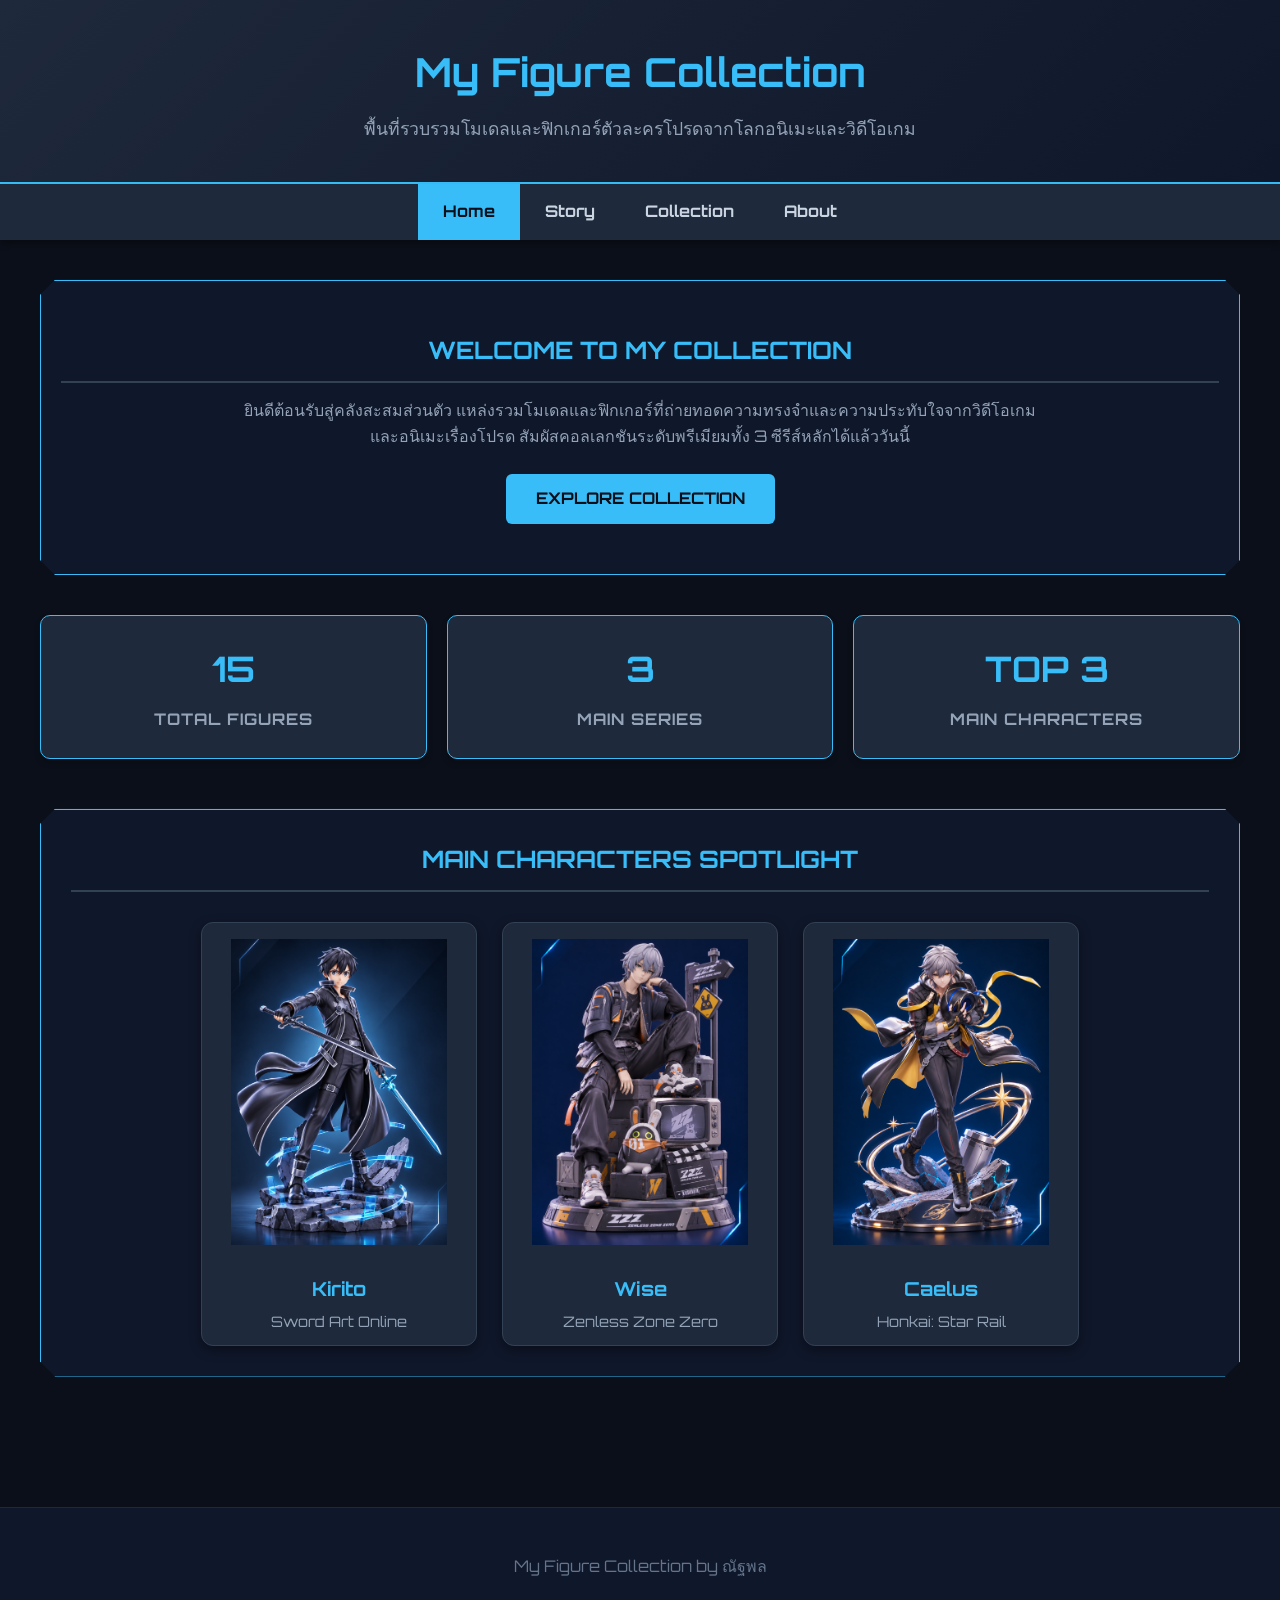
<file: index.html>
<!DOCTYPE html>
<html lang="th">
<head>
    <meta charset="UTF-8">
    <meta name="viewport" content="width=device-width, initial-scale=1.0">
    <title>My Figure Collection - Home</title>
    <link rel="stylesheet" href="css/style.css">
    <link rel="icon" href="images/favicon.png" type="image/png">
</head>
<body>

    <!-- Header (ส่วนหัว) -->
    <header>
        <h1>My Figure Collection</h1>
        <p>พื้นที่รวบรวมโมเดลและฟิกเกอร์ตัวละครโปรดจากโลกอนิเมะและวิดีโอเกม</p>
    </header>

    <!-- แถบเมนูนำทาง (Navbar) -->
    <nav>
        <ul>
            <li><a href="index.html" class="active">Home</a></li>
            <li><a href="story.html">Story</a></li>
            <li><a href="collection.html">Collection</a></li>
            <li><a href="about.html">About</a></li>
        </ul>
    </nav>

    <!-- เนื้อหาหลักหน้า HOME -->
    <main>
        <!-- Hero Section -->
        <section class="hero-section">
            <h2>WELCOME TO MY COLLECTION</h2>
            <p>ยินดีต้อนรับสู่คลังสะสมส่วนตัว แหล่งรวมโมเดลและฟิกเกอร์ที่ถ่ายทอดความทรงจำและความประทับใจจากวิดีโอเกมและอนิเมะเรื่องโปรด สัมผัสคอลเลกชันระดับพรีเมียมทั้ง 3 ซีรีส์หลักได้แล้ววันนี้</p>
            <a href="collection.html" class="btn-primary">EXPLORE COLLECTION</a>
        </section>

        <!-- Quick Stats (สถิตินักสะสม) -->
        <div class="stats-container">
            <div class="stat-box">
                <h3>15</h3>
                <p>TOTAL FIGURES</p>
            </div>
            <div class="stat-box">
                <h3>3</h3>
                <p>MAIN SERIES</p>
            </div>
            <div class="stat-box">
                <h3>TOP 3</h3>
                <p>MAIN CHARACTERS</p>
            </div>
        </div>

        <!-- Featured Figures Showcase -->
        <section>
            <h2>MAIN CHARACTERS SPOTLIGHT</h2>
            <div class="grid-container">
                <div class="card">
                    <img src="images/Kirito.png" alt="Kirito">
                    <h4>Kirito</h4>
                    <p>Sword Art Online</p>
                </div>
                <div class="card">
                    <img src="images/Wise.png" alt="Wise">
                    <h4>Wise</h4>
                    <p>Zenless Zone Zero</p>
                </div>
                <div class="card">
                    <img src="images/Caelus.png" alt="Caelus">
                    <h4>Caelus</h4>
                    <p>Honkai: Star Rail</p>
                </div>
            </div>
        </section>
    </main>

    <!-- ส่วนท้ายเว็บ -->
    <footer>
        <p>My Figure Collection by ณัฐพล</p>
    </footer>

</body>
</html>
</file>
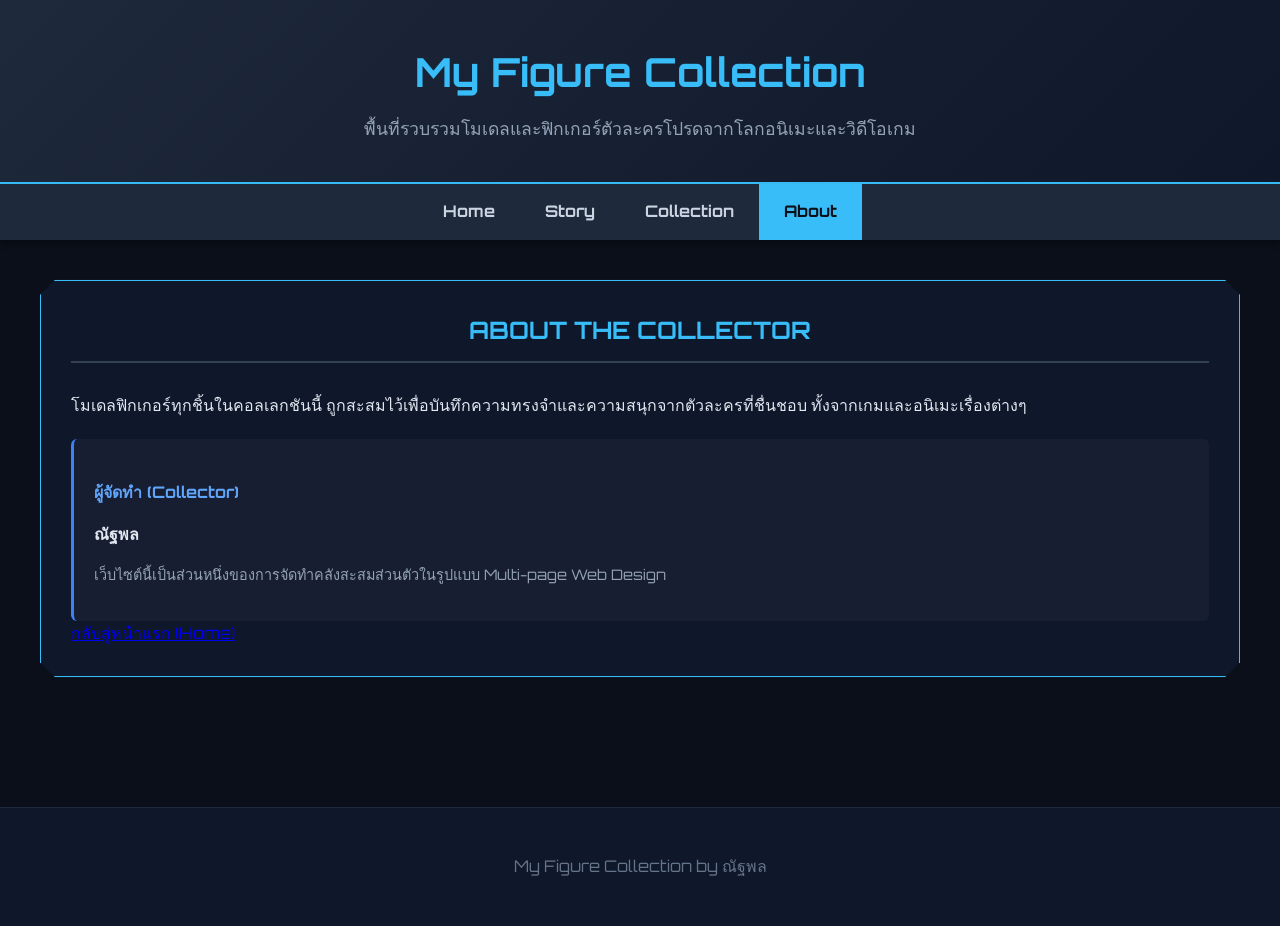
<file: about.html>
<!DOCTYPE html>
<html lang="th">
<head>
    <meta charset="UTF-8">
    <meta name="viewport" content="width=device-width, initial-scale=1.0">
    <title>My Figure Collection - About</title>
    <link rel="stylesheet" href="css/style.css">
    <link rel="icon" href="images/favicon.png" type="image/png">
</head>
<body>

    <!-- Header (ส่วนหัว) -->
    <header>
        <h1>My Figure Collection</h1>
        <p>พื้นที่รวบรวมโมเดลและฟิกเกอร์ตัวละครโปรดจากโลกอนิเมะและวิดีโอเกม</p>
    </header>

    <!-- แถบเมนูนำทาง (Navbar) -->
    <nav>
        <ul>
            <li><a href="index.html">Home</a></li>
            <li><a href="story.html">Story</a></li>
            <li><a href="collection.html">Collection</a></li>
            <li><a href="about.html" class="active">About</a></li>
        </ul>
    </nav>

    <!-- เนื้อหาหลักหน้า ABOUT -->
    <main>
        <section id="about">
            <h2>ABOUT THE COLLECTOR</h2>
            <p style="margin-bottom: 20px;">โมเดลฟิกเกอร์ทุกชิ้นในคอลเลกชันนี้ ถูกสะสมไว้เพื่อบันทึกความทรงจำและความสนุกจากตัวละครที่ชื่นชอบ ทั้งจากเกมและอนิเมะเรื่องต่างๆ</p>
            
            <div style="background: rgba(255, 255, 255, 0.03); padding: 20px; border-radius: 6px; border-left: 3px solid #3b82f6;">
                <h4 style="color: #60a5fa; margin-bottom: 8px;">ผู้จัดทำ (Collector)</h4>
                <p style="color: #e2e8f0; font-weight: 600;">ณัฐพล</p>
                <p style="color: #94a3b8; font-size: 0.9rem; margin-top: 5px;">เว็บไซต์นี้เป็นส่วนหนึ่งของการจัดทำคลังสะสมส่วนตัวในรูปแบบ Multi-page Web Design</p>
            </div>

            <div class="btn-container">
                <a href="index.html" class="btn-more">กลับสู่หน้าแรก (Home)</a>
            </div>
        </section>
    </main>

    <!-- ส่วนท้ายเว็บ -->
    <footer>
        <p>My Figure Collection by ณัฐพล</p>
    </footer>

</body>
</html>
</file>
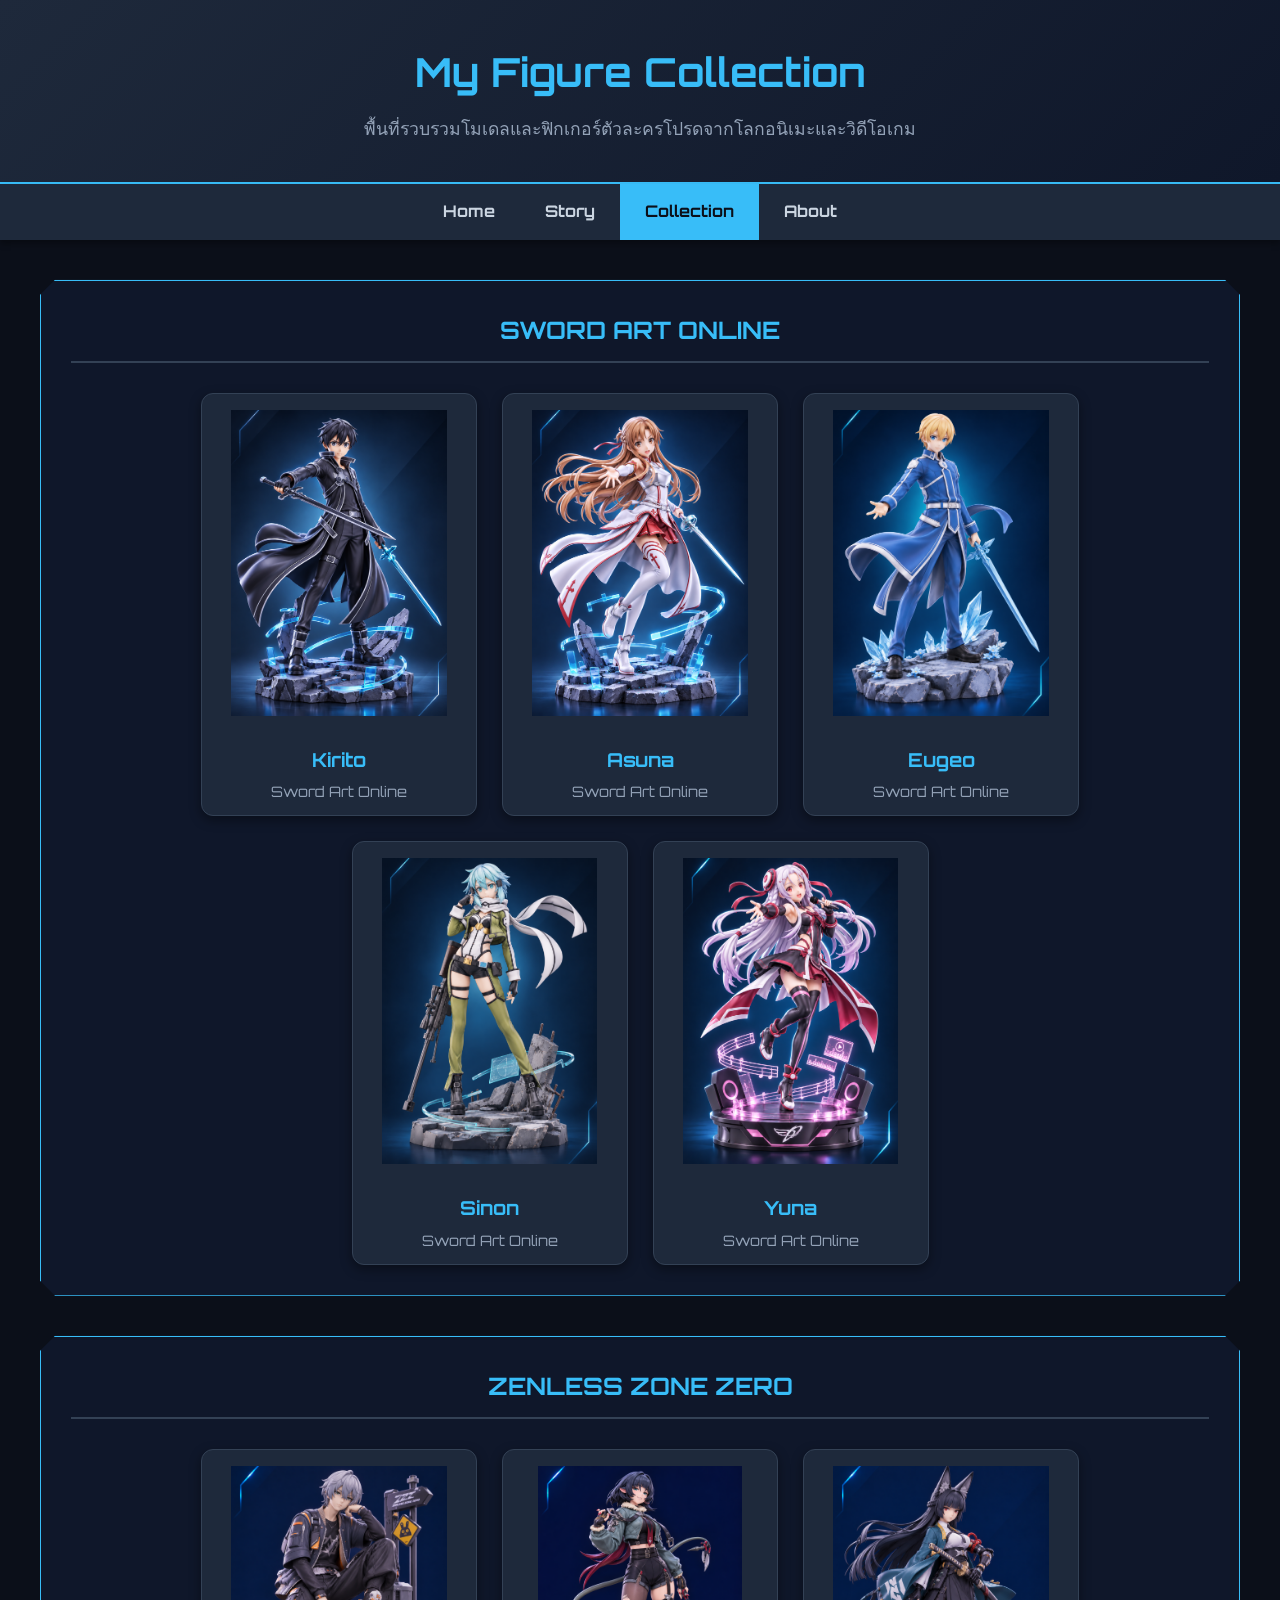
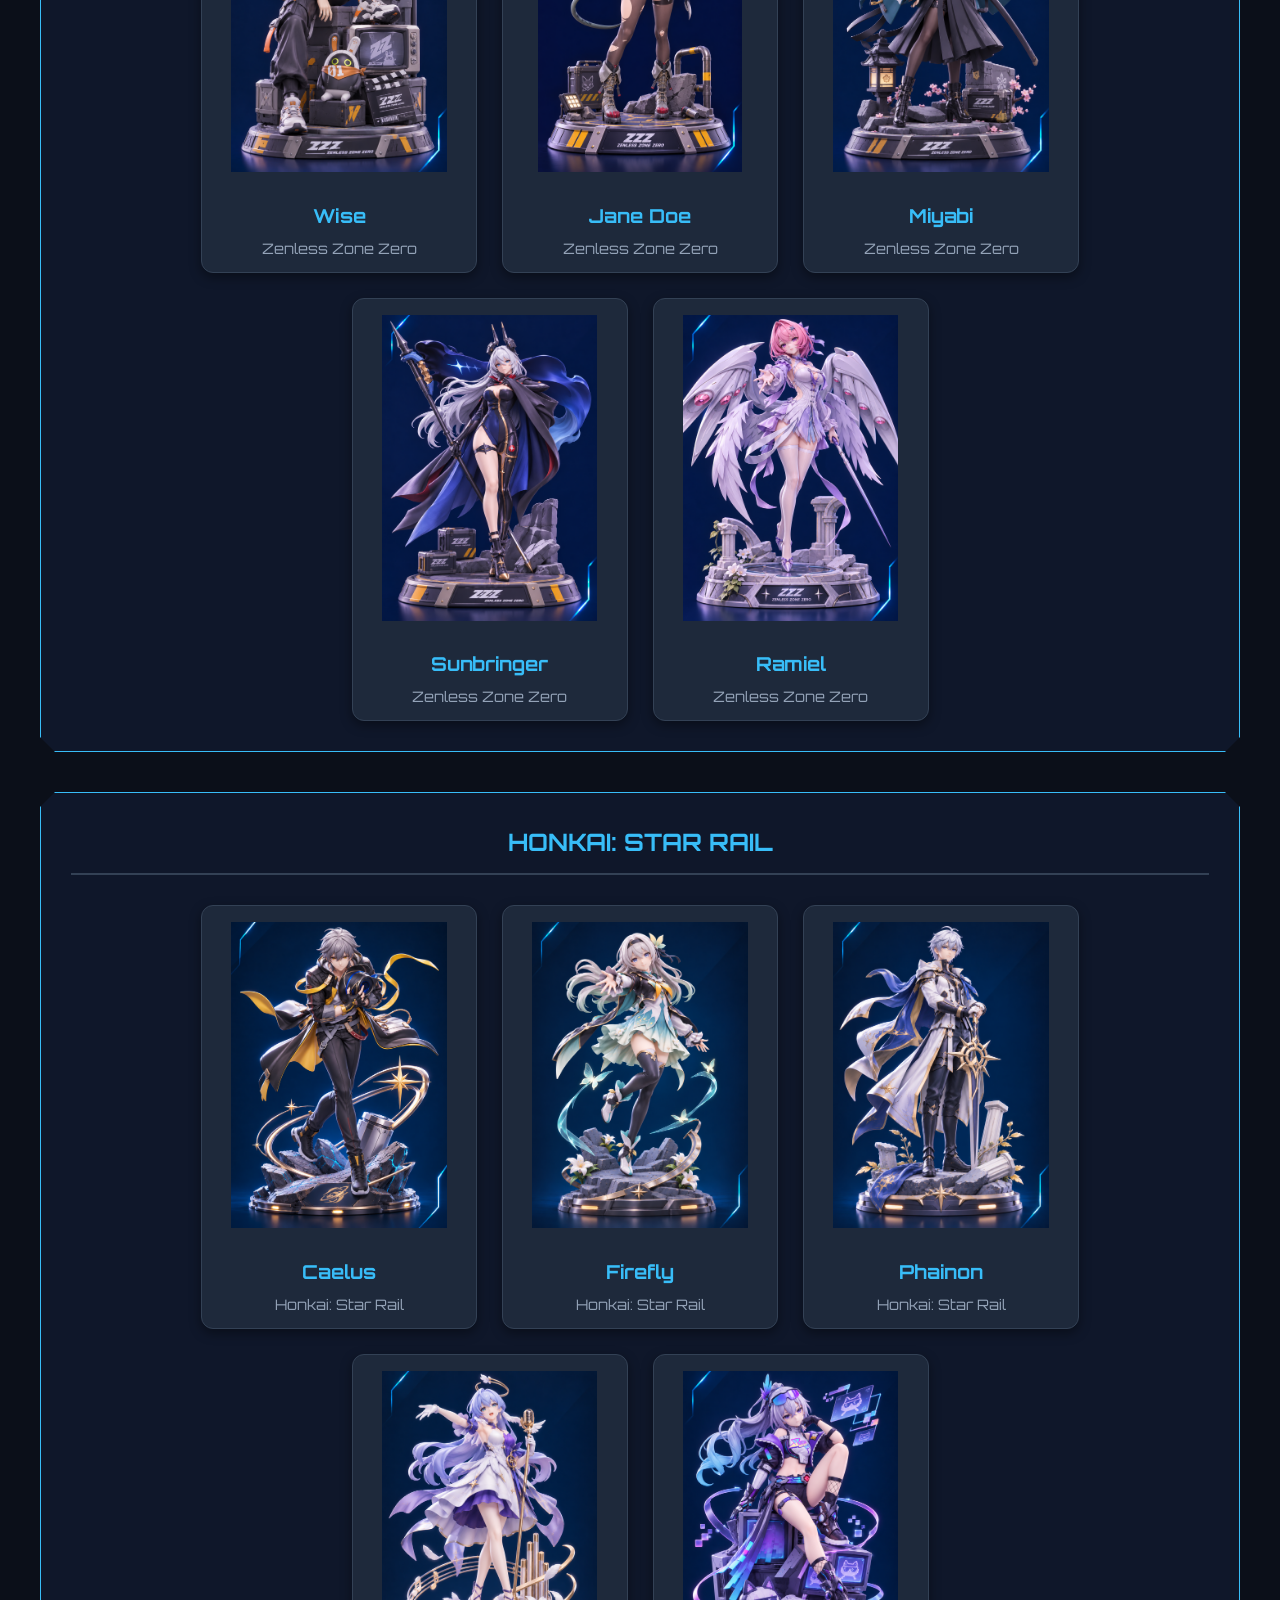
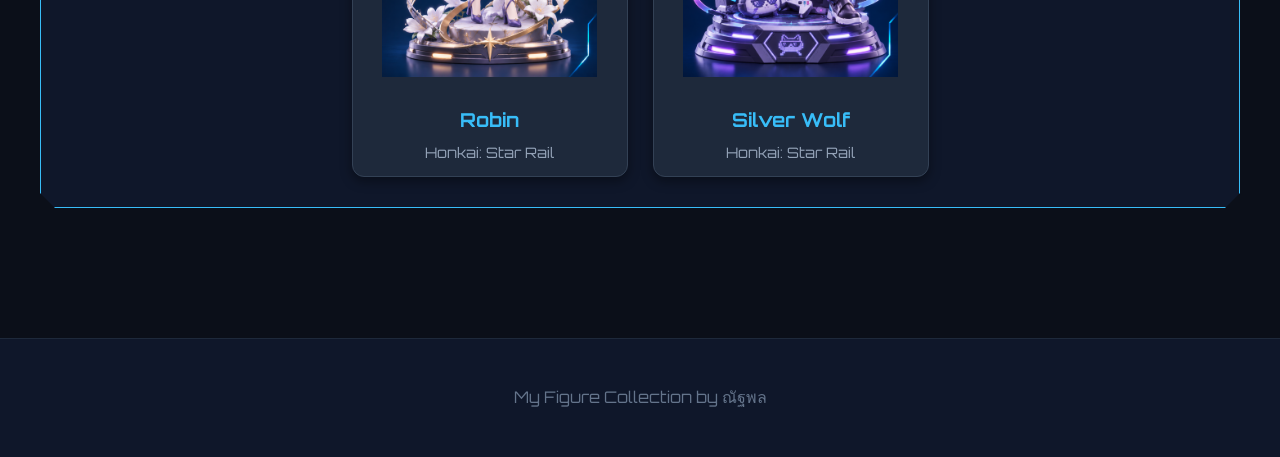
<file: collection.html>
<!DOCTYPE html>
<html lang="th">
<head>
    <meta charset="UTF-8">
    <meta name="viewport" content="width=device-width, initial-scale=1.0">
    <title>My Figure Collection - Collection</title>
    <link rel="stylesheet" href="css/style.css">
    <link rel="icon" href="images/favicon.png" type="image/png">
</head>
<body>

    <!-- Header (ส่วนหัว) -->
    <header>
        <h1>My Figure Collection</h1>
        <p>พื้นที่รวบรวมโมเดลและฟิกเกอร์ตัวละครโปรดจากโลกอนิเมะและวิดีโอเกม</p>
    </header>

    <!-- แถบเมนูนำทาง (Navbar) -->
    <nav>
        <ul>
            <li><a href="index.html">Home</a></li>
            <li><a href="story.html">Story</a></li>
            <li><a href="collection.html" class="active">Collection</a></li>
            <li><a href="about.html">About</a></li>
        </ul>
    </nav>

    <!-- เนื้อหาหลักหน้า COLLECTION -->
    <main>
        <!-- หมวดที่ 1: SWORD ART ONLINE -->
        <section>
            <h2>SWORD ART ONLINE</h2>
            <div class="grid-container">
                <div class="card">
                    <img src="images/Kirito.png" alt="Kirito">
                    <h4>Kirito</h4>
                    <p>Sword Art Online</p>
                </div>
                <div class="card">
                    <img src="images/Asuna.png" alt="Asuna">
                    <h4>Asuna</h4>
                    <p>Sword Art Online</p>
                </div>
                <div class="card">
                    <img src="images/Eugeo.png" alt="Eugeo">
                    <h4>Eugeo</h4>
                    <p>Sword Art Online</p>
                </div>
                <div class="card">
                    <img src="images/Sinon.png" alt="Sinon">
                    <h4>Sinon</h4>
                    <p>Sword Art Online</p>
                </div>
                <div class="card">
                    <img src="images/Yuna.png" alt="Yuna">
                    <h4>Yuna</h4>
                    <p>Sword Art Online</p>
                </div>
            </div>
        </section>

        <!-- หมวดที่ 2: ZENLESS ZONE ZERO -->
        <section>
            <h2>ZENLESS ZONE ZERO</h2>
            <div class="grid-container">
                <div class="card">
                    <img src="images/Wise.png" alt="Wise">
                    <h4>Wise</h4>
                    <p>Zenless Zone Zero</p>
                </div>
                <div class="card">
                    <img src="images/Jane.png" alt="Jane Doe">
                    <h4>Jane Doe</h4>
                    <p>Zenless Zone Zero</p>
                </div>
                <div class="card">
                    <img src="images/Miyabi.png" alt="Miyabi">
                    <h4>Miyabi</h4>
                    <p>Zenless Zone Zero</p>
                </div>
                <div class="card">
                    <img src="images/Sunbringe.png" alt="Sunbringer">
                    <h4>Sunbringer</h4>
                    <p>Zenless Zone Zero</p>
                </div>
                <div class="card">
                    <img src="images/Ramiel.png" alt="Ramiel">
                    <h4>Ramiel</h4>
                    <p>Zenless Zone Zero</p>
                </div>
            </div>
        </section>

        <!-- หมวดที่ 3: HONKAI: STAR RAIL -->
        <section>
            <h2>HONKAI: STAR RAIL</h2>
            <div class="grid-container">
                <div class="card">
                    <img src="images/Caelus.png" alt="Caelus">
                    <h4>Caelus</h4>
                    <p>Honkai: Star Rail</p>
                </div>
                <div class="card">
                    <img src="images/Firefly.png" alt="Firefly">
                    <h4>Firefly</h4>
                    <p>Honkai: Star Rail</p>
                </div>
                <div class="card">
                    <img src="images/Phainon.png" alt="Phainon">
                    <h4>Phainon</h4>
                    <p>Honkai: Star Rail</p>
                </div>
                <div class="card">
                    <img src="images/Robin.png" alt="Robin">
                    <h4>Robin</h4>
                    <p>Honkai: Star Rail</p>
                </div>
                <div class="card">
                    <img src="images/Silver Wolf LV.999.png" alt="Silver Wolf">
                    <h4>Silver Wolf</h4>
                    <p>Honkai: Star Rail</p>
                </div>
            </div>
        </section>
    </main>

    <!-- ส่วนท้ายเว็บ -->
    <footer>
        <p>My Figure Collection by ณัฐพล</p>
    </footer>

</body>
</html>
</file>
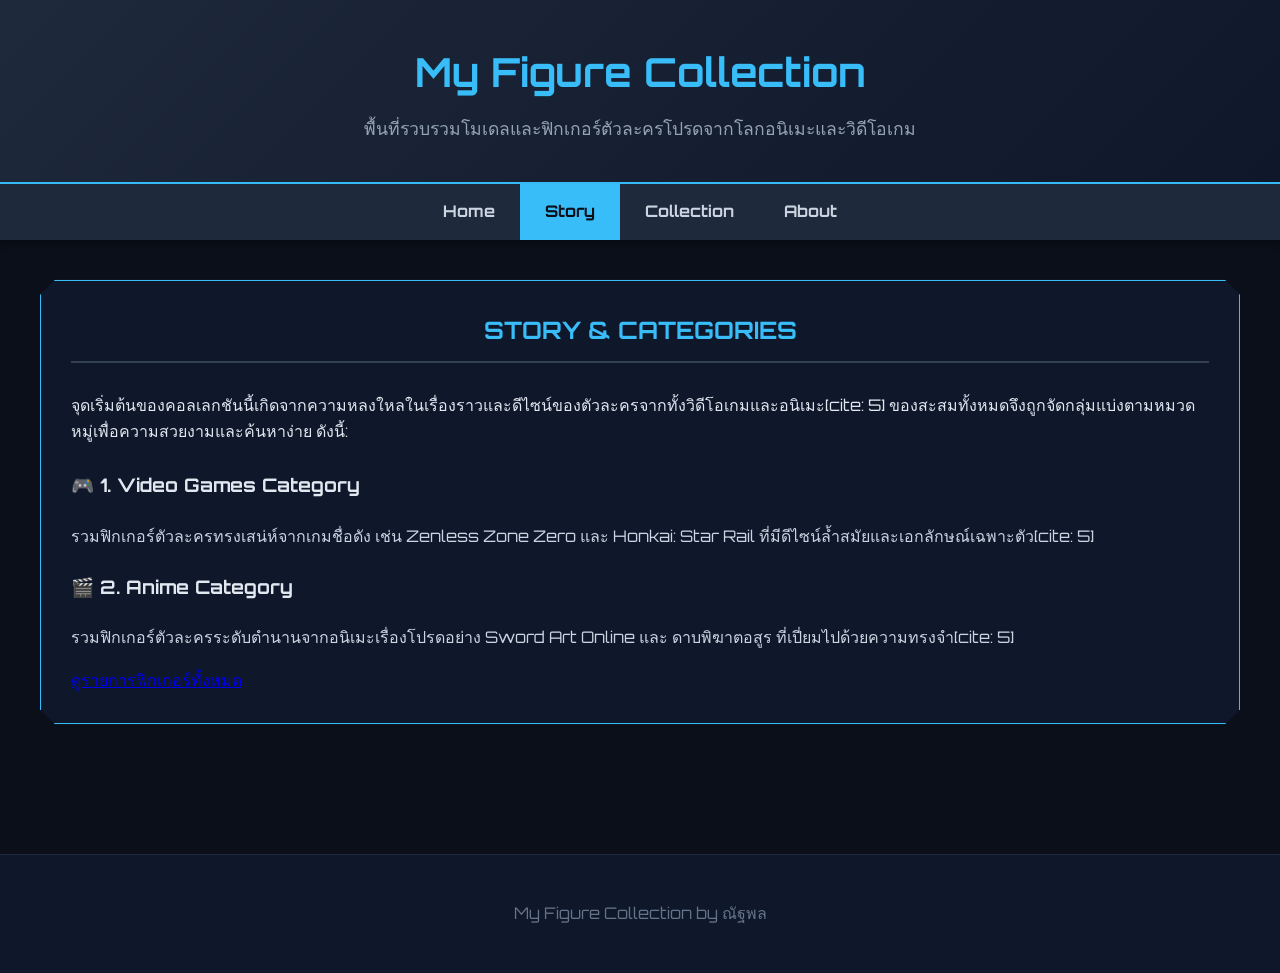
<file: story.html>
<!DOCTYPE html>
<html lang="th">
<head>
    <meta charset="UTF-8">
    <meta name="viewport" content="width=device-width, initial-scale=1.0">
    <title>My Figure Collection - Story</title>
    <link rel="stylesheet" href="css/style.css">
    <link rel="icon" href="images/favicon.png" type="image/png">
</head>
<body>

    <!-- Header (ส่วนหัว) -->
    <header>
        <h1>My Figure Collection</h1>
        <p>พื้นที่รวบรวมโมเดลและฟิกเกอร์ตัวละครโปรดจากโลกอนิเมะและวิดีโอเกม</p>
    </header>

    <!-- แถบเมนูนำทาง (Navbar) -->
    <nav>
        <ul>
            <li><a href="index.html">Home</a></li>
            <li><a href="story.html" class="active">Story</a></li>
            <li><a href="collection.html">Collection</a></li>
            <li><a href="about.html">About</a></li>
        </ul>
    </nav>

    <!-- เนื้อหาหลักหน้า STORY -->
    <main>
        <section id="story">
            <h2>STORY & CATEGORIES</h2>
            <p>จุดเริ่มต้นของคอลเลกชันนี้เกิดจากความหลงใหลในเรื่องราวและดีไซน์ของตัวละครจากทั้งวิดีโอเกมและอนิเมะ[cite: 5] ของสะสมทั้งหมดจึงถูกจัดกลุ่มแบ่งตามหมวดหมู่เพื่อความสวยงามและค้นหาง่าย ดังนี้:</p>
            
            <div style="margin-top: 25px; line-height: 1.8;">
                <div class="category-title">
                    <h3>🎮 1. Video Games Category</h3>
                </div>
                <p style="margin-bottom: 20px; color: #cbd5e1;">รวมฟิกเกอร์ตัวละครทรงเสน่ห์จากเกมชื่อดัง เช่น Zenless Zone Zero และ Honkai: Star Rail ที่มีดีไซน์ล้ำสมัยและเอกลักษณ์เฉพาะตัว[cite: 5]</p>

                <div class="category-title">
                    <h3>🎬 2. Anime Category</h3>
                </div>
                <p style="color: #cbd5e1;">รวมฟิกเกอร์ตัวละครระดับตำนานจากอนิเมะเรื่องโปรดอย่าง Sword Art Online และ ดาบพิฆาตอสูร ที่เปี่ยมไปด้วยความทรงจำ[cite: 5]</p>
            </div>

            <div class="btn-container">
                <a href="collection.html" class="btn-more">ดูรายการฟิกเกอร์ทั้งหมด</a>
            </div>
        </section>
    </main>

    <!-- ส่วนท้ายเว็บ -->
    <footer>
        <p>My Figure Collection by ณัฐพล</p>
    </footer>

</body>
</html>
</file>
<file: css/style.css>
@import url('https://fonts.googleapis.com/css2?family=Orbitron:wght@600;800;900&display=swap');

body, h1, h2, h3, h4, h5, h6, a, p { font-family: 'Orbitron', sans-serif !important; }

body {
  font-family: 'Segoe UI', Tahoma, Geneva, Verdana, sans-serif;
  background-color: #0b0f19;
  color: #e2e8f0;
  margin: 0;
  padding: 0;
  line-height: 1.6;
}

/* ส่วนหัว (Header) */
header {
  background: linear-gradient(135deg, #1e293b, #0f172a);
  text-align: center;
  padding: 40px 20px;
  border-bottom: 2px solid #38bdf8;
}

header h1 {
  margin: 0 0 10px 0;
  font-size: 2.5rem;
  color: #38bdf8;
}

header p {
  margin: 0;
  color: #94a3b8;
  font-size: 1.1rem;
}

/* แถบเมนูนำทาง (Navbar) */
nav {
  background-color: #1e293b;
  display: flex;
  justify-content: center;
  box-shadow: 0 4px 6px rgba(0, 0, 0, 0.3);
}

nav ul {
  list-style: none;
  margin: 0;
  padding: 0;
  display: flex;
}

nav ul li a {
  display: block;
  padding: 15px 25px;
  color: #cbd5e1;
  text-decoration: none;
  font-weight: bold;
  transition: background 0.3s, color 0.3s;
}

nav ul li a:hover,
nav ul li a.active {
  background-color: #38bdf8;
  color: #0b0f19;
}

/* เนื้อหาหลัก (Main) */
main {
  max-width: 1200px;
  margin: 0 auto;
  padding: 40px 20px;
}

/* Hero Section */
.hero-section {
  text-align: center;
  padding: 50px 20px;
  background: #1e293b;
  border-radius: 12px;
  margin-bottom: 40px;
  border: 1px solid #334155;
}

.hero-section h2 {
  color: #38bdf8;
  margin-bottom: 15px;
  text-align: center;
}

.hero-section p {
  color: #94a3b8;
  max-width: 800px;
  margin: 0 auto 25px auto;
}

.btn-primary {
  display: inline-block;
  background-color: #38bdf8;
  color: #0b0f19;
  padding: 12px 30px;
  border-radius: 6px;
  text-decoration: none;
  font-weight: bold;
  transition: background 0.3s;
}

.btn-primary:hover {
  background-color: #0ea5e9;
}

/* Quick Stats (กล่องสถิติ) */
.stats-container {
  display: flex;
  justify-content: space-around;
  gap: 20px;
  margin-bottom: 50px;
}

.stat-box {
  background: #1e293b;
  border: 1px solid #38bdf8;
  border-radius: 10px;
  padding: 25px;
  text-align: center;
  flex: 1;
  box-shadow: 0 4px 6px rgba(0,0,0,0.2);
}

.stat-box h3 {
  color: #38bdf8;
  font-size: 2.2rem;
  margin: 0 0 10px 0;
}

.stat-box p {
  color: #94a3b8;
  margin: 0;
  font-weight: bold;
  letter-spacing: 1px;
}

/* ==========================================
   ดีไซน์กรอบบล็อกหมวดหมู่และฟอนต์เดิมที่สวยงาม
   ========================================== */
section {
  background: #0f172a !important;
  border: 1px solid #38bdf8 !important;
  border-radius: 0 !important;
  clip-path: polygon(
    15px 0, 
    calc(100% - 15px) 0, 
    100% 15px, 
    100% calc(100% - 15px), 
    calc(100% - 15px) 100%, 
    15px 100%, 
    0 calc(100% - 15px), 
    0 15px
  ) !important;
  padding: 30px;
  margin-bottom: 40px;
  filter: drop-shadow(0 0 8px rgba(56, 189, 248, 0.3)) !important;
}

section h2 {
  color: #38bdf8;
  border-bottom: 2px solid #334155;
  padding-bottom: 12px;
  margin-top: 0;
  margin-bottom: 30px;
  text-align: center !important;
}

.grid-container {
  display: flex !important;
  flex-wrap: wrap !important;
  justify-content: center !important;
  gap: 25px !important;
  max-width: 900px !important; /* กำหนดความกว้างกล่องให้พอดีกับ 3 ตัว */
  margin: 0 auto !important;   /* จัดกล่องให้อยู่ตรงกลาง */
}

.card {
  width: 250px !important;     /* ล็อกความกว้างการ์ดให้พอดีแถวละ 3 ตัว */
}

.card {
  width: 250px !important;
  background-color: #1e293b !important;
  border-radius: 12px !important;
  border: 1px solid #334155 !important;
  padding: 12px !important;
  box-shadow: 0 4px 12px rgba(0, 0, 0, 0.4) !important;
  transition: transform 0.3s, border-color 0.3s !important;
  text-align: center !important;
}

.card:hover {
  transform: translateY(-5px) !important;
  border-color: #38bdf8 !important;
}


.card img {
  width: 100% !important;
  height: 310px !important;            /* เพิ่มความสูงรูปภาพให้ใหญ่ขึ้นเต็มกรอบ */
  object-fit: contain !important;
  background-color: transparent !important;
  border-radius: 8px !important;
  border: none !important;
  padding-top: 4px !important;         /* ลดระยะดันบนลง เพื่อให้รูปขยายใหญ่ได้เต็มที่ */
  margin-bottom: 6px !important;
  box-sizing: border-box !important;
}

.card h4 {
  margin: 15px 0 5px 0;
  color: #38bdf8;
  font-size: 1.2rem;
}

.card p {
  color: #94a3b8;
  margin: 0;
  font-size: 0.9rem;
}

/* ส่วนท้ายเว็บ (Footer) */
footer {
  text-align: center;
  padding: 30px;
  background-color: #0f172a;
  color: #64748b;
  border-top: 1px solid #1e293b;
  margin-top: 50px;
}


/* ==========================================
   Responsive Media Query (สำหรับหน้าจอมือถือเท่านั้น)
   ========================================== */
@media (max-width: 768px) {
  nav ul {
    flex-direction: column;
    width: 100%;
    text-align: center;
  }

  nav ul li a {
    padding: 12px;
    border-bottom: 1px solid #334155;
  }

  .stats-container {
    display: flex !important;
    flex-direction: column !important;
    align-items: center !important;
    width: 100% !important;
    box-sizing: border-box !important;
  }

  .stat-box {
    width: 90% !important;
    max-width: 320px !important;
    margin: 10px auto !important;
    flex: none !important;
    box-sizing: border-box !important;
  }
}
</file>
